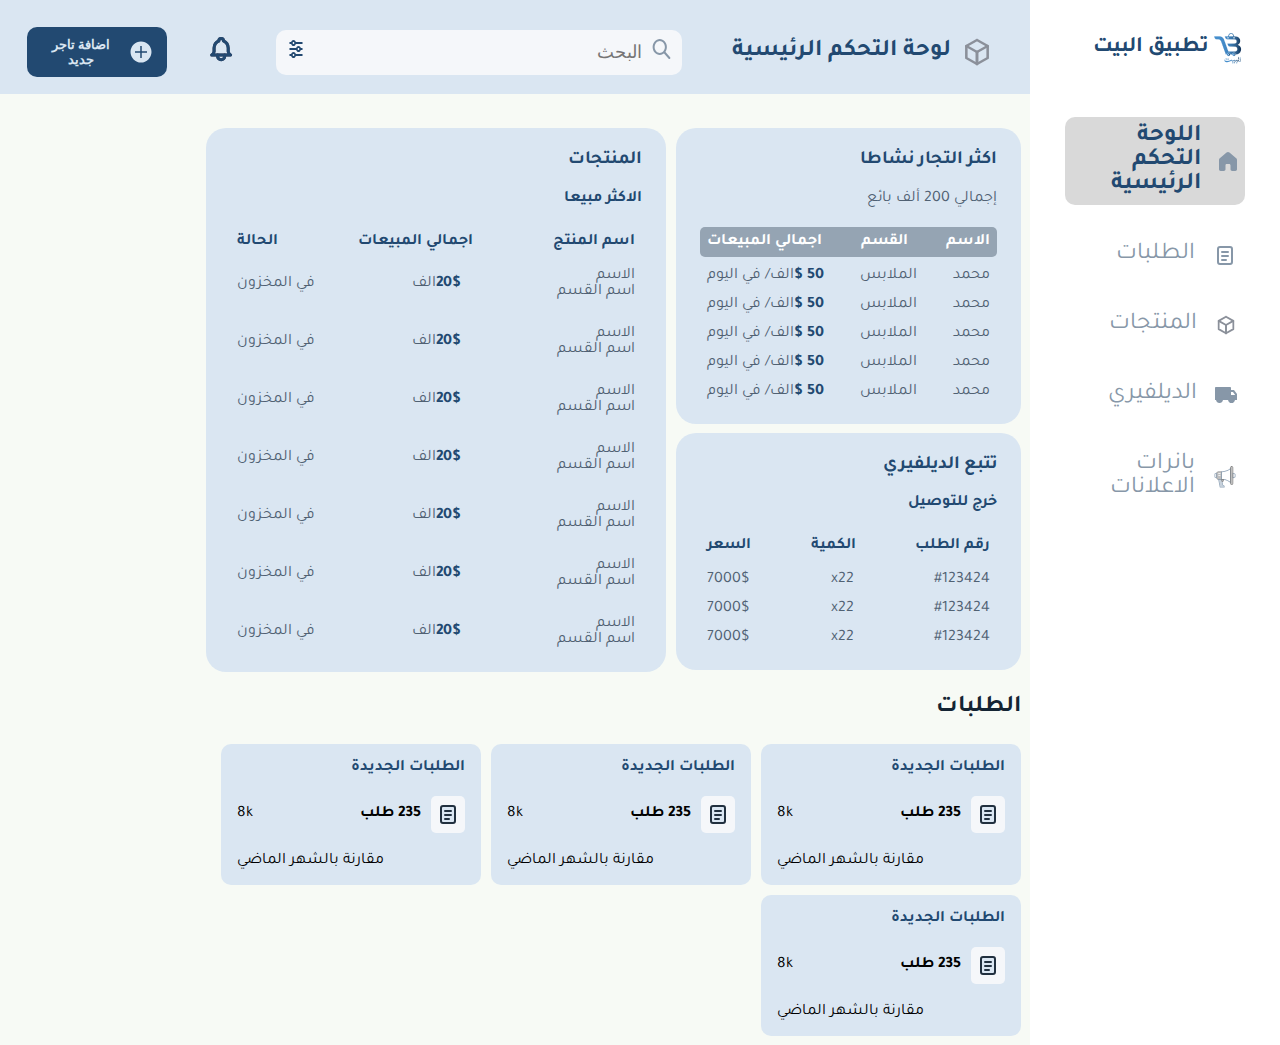
<file: index.html>
<!DOCTYPE html>
<html lang="ar" dir="rtl">
	<head>
		<meta charset="UTF-8" />
		<meta name="viewport" content="width=device-width, initial-scale=1.0" />
		<link rel="preconnect" href="https://fonts.googleapis.com" />
		<link rel="preconnect" href="https://fonts.gstatic.com" crossorigin />
		<link
			href="https://fonts.googleapis.com/css2?family=Tajawal:wght@200;300;400;500;700;900&display=swap"
			rel="stylesheet" />
		<link rel="stylesheet" href="/css/main-dashboard.css" />
		<link rel="stylesheet" href="/css/main.css" />
		<link rel="stylesheet" href="/css/sidebar.css" />
		<link rel="stylesheet" href="/css/navbar.css" />
<script defer src="/js/sidebar.js"></script>
		<script defer src="/js/mainDashboard.js" type="module"></script>
		<title>el bayet</title>
	</head>
	<body>
			<div id="sidebar">
			<div class="logo">
				<img src="/assets//logo.png" />
				<h1>تطبيق البيت</h1>
			</div>
			<ul class="sidebar-list">
				<li class="sidebar-item">
					<a href="/index.html" class="active"
						><img src="/assets/sidebar/home.svg" />
						<p>اللوحة التحكم الرئيسية</p></a
					>
				</li>
				<li class="sidebar-item">
					<a href="/">
						<img src="/assets/sidebar/list.svg" />
						<p>الطلبات</p></a
					>
				</li>
				<li class="sidebar-item active">
					<a href="/products.html">
						<img src="/assets/sidebar/box.svg" />
						<p>المنتجات</p>
					</a>
				</li>
				<li class="sidebar-item">
					<a href="/">
						<img src="/assets/svgs/trucksvg.svg" />
						<p>الديلفيري</p>
					</a>
				</li>
				<li class="sidebar-item">
            <a href="/">
						<img src="/assets/sidebar/microphone.svg" />
					<p>بانرات الاعلانات
					</p>
</a>
				</li>
			</ul>
		</div>
		<div id="main">
			<nav class="navbar">
				<div class="container">
					<div class="nav-title">
						<img src="/assets/sidebar/box.svg" />
						<h2>لوحة التحكم الرئيسية</h2>
					</div>
					<div class="search-container">
						<span class="input-icon search-icon">
							<img src="/assets/navbar/tabler_search.svg"/></span>
						<input type="text" class="search-input" placeholder="البحث" />
						<span class="input-icon filter-icon">
							<img src="/assets/navbar/mi_filter.svg"/>
						</i></span>
					</div>
					<div>
						<img src="/assets/navbar/bell.svg"/>
					</div>
					<button>
						<img src="/assets/navbar/plus.svg"/>
						<p>اضافة تاجر جديد</p>
					</button>
				</div>
			</nav>
			<div class="dashboard-container">
        <div class="top-dashboard">
				<div>
					<div class="mini-table-container" id="trade-info-container">
						<h3 class="table-title">اكثر التجار نشاطا</h3>
						<p>إجمالي 200 ألف بائع</p>
						<div>
							<div class="mini-table-head flex-row gray-background">
								<p>الاسم</p>
								<p>القسم</p>
								<p>اجمالي المبيعات</p>
							</div>
							<ul class="mini-table-body" id="traders-table-body"></ul>
						</div>
					</div>
					<div class="mini-table-container" id="products-info-container">
						<h3 class="table-title">تتبع الديلفيري</h3>
						<h4 class="table-overview blue-color">خرج للتوصيل</h4>
						<div>
							<div class="mini-table-head flex-row blue-color">
								<p>رقم الطلب</p>
								<p>الكمية</p>
								<p>السعر</p>
							</div>
							<ul id="delivery-table-body" class="mini-table-body"></ul>
						</div>
					</div>
				</div>
        <div class="full-table-container" id="products-info-container">
						<h3 class="table-title">المنتجات </h3>
						<h4 class="table-overview blue-color">الاكثر مبيعا</h4>
						<div>
							<div class="mini-table-head full-flex-row blue-color">
								<p>اسم المنتج</p>
								<p>اجمالي المبيعات </p>
								<p>الحالة </p>
							</div>
							<ul id="delivery-table-body" class="full-table-body">
                <li class="full-flex-row">
                <div class="flex-column">
									<p>الاسم</p>
									<p>اسم القسم</p>
								</div>
								<div><span class="bold-price"> 20$</span>الف</div>
								<div>في المخزون</div>
                </li>
								<li class="full-flex-row">
                <div class="flex-column">
									<p>الاسم</p>
									<p>اسم القسم</p>
								</div>
								<div><span class="bold-price"> 20$</span>الف</div>
								<div>في المخزون</div>
                </li> 
              <li class="full-flex-row">
                <div class="flex-column">
									<p>الاسم</p>
									<p>اسم القسم</p>
								</div>
								<div><span class="bold-price"> 20$</span>الف</div>
								<div>في المخزون</div>
                </li>
								<li class="full-flex-row">
                <div class="flex-column">
									<p>الاسم</p>
									<p>اسم القسم</p>
								</div>
								<div><span class="bold-price"> 20$</span>الف</div>
								<div>في المخزون</div>
                </li>
								<li class="full-flex-row">
                <div class="flex-column">
									<p>الاسم</p>
									<p>اسم القسم</p>
								</div>
								<div><span class="bold-price"> 20$</span>الف</div>
								<div>في المخزون</div>
                </li> 
              <li class="full-flex-row">
                <div class="flex-column">
									<p>الاسم</p>
									<p>اسم القسم</p>
								</div>
								<div><span class="bold-price"> 20$</span>الف</div>
								<div>في المخزون</div>
                </li>              
								<li class="full-flex-row">
                <div class="flex-column">
									<p>الاسم</p>
									<p>اسم القسم</p>
								</div>
								<div><span class="bold-price"> 20$</span>الف</div>
								<div>في المخزون</div>
                </li>              

              </ul>
						</div>
					</div>
				</div>
				<div>
					<h3 class="subtitle">الطلبات</h3>
					<ul class="orders">
						<li class="order-item">
							<p class="ordter-title table-title">الطلبات الجديدة</p>
							<div class="order-sights ">
								<div >
									<img src="./assets//svgs/lets-icons_order.svg" class="order-icon"/>
									<p class="order-number">235 <span>طلب</span></p>
								</div>
							<p>8k</p>
							</div>
							<p class="month-template">مقارنة بالشهر الماضي</p>
						</li>
						<li class="order-item">
							<p class="ordter-title table-title">الطلبات الجديدة</p>
							<div class="order-sights ">
								<div >
									<img src="./assets//svgs/lets-icons_order.svg" class="order-icon"/>
									<p class="order-number">235 <span>طلب</span></p>
								</div>
							<p>8k</p>
							</div>
							<p class="month-template">مقارنة بالشهر الماضي</p>
						</li><li class="order-item">
							<p class="ordter-title table-title">الطلبات الجديدة</p>
							<div class="order-sights ">
								<div >
									<img src="./assets//svgs/lets-icons_order.svg" class="order-icon"/>
									<p class="order-number">235 <span>طلب</span></p>
								</div>
							<p>8k</p>
							</div>
							<p class="month-template">مقارنة بالشهر الماضي</p>
						</li><li class="order-item">
							<p class="ordter-title table-title">الطلبات الجديدة</p>
							<div class="order-sights ">
								<div >
									<img src="./assets//svgs/lets-icons_order.svg" class="order-icon"/>
									<p class="order-number">235 <span>طلب</span></p>
								</div>
							<p>8k</p>
							</div>
							<p class="month-template">مقارنة بالشهر الماضي</p>
						</li>
					</ul>
				</div>
        </div>
			</div>
		</div>
	</body>
</html>
</file>
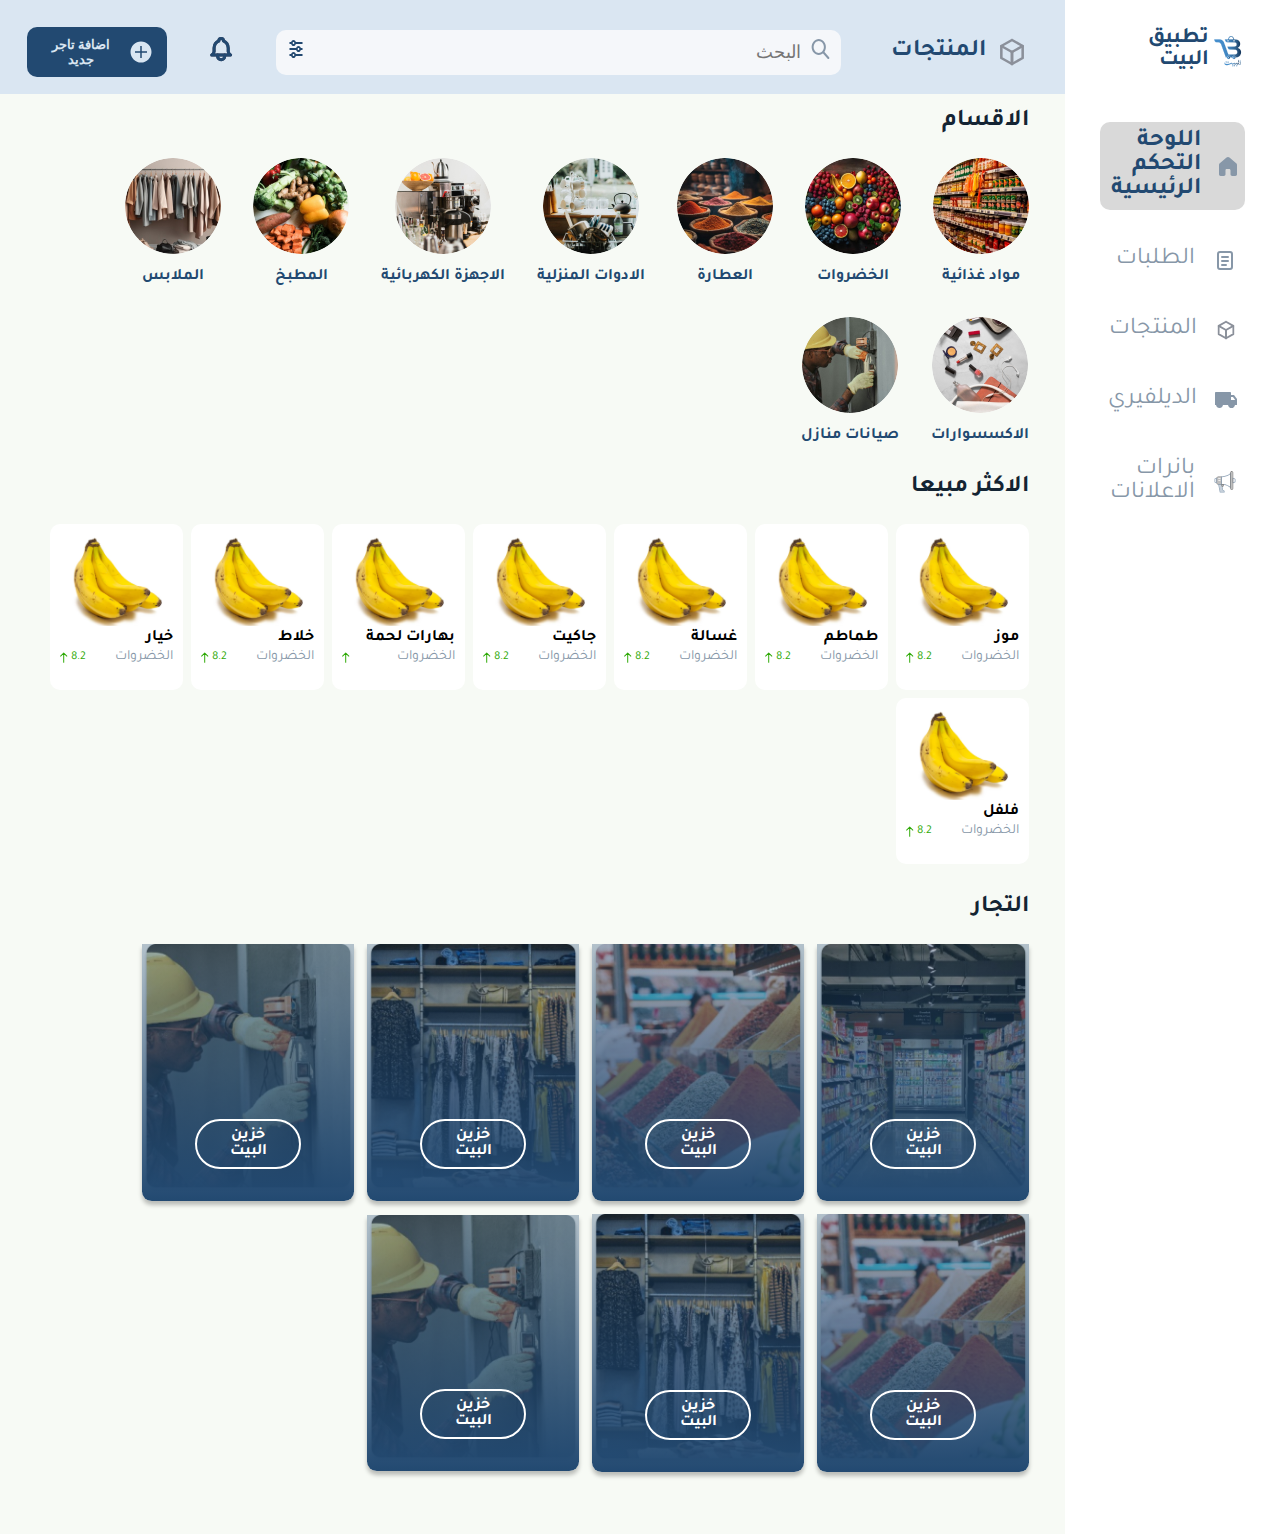
<file: products.html>
<!DOCTYPE html>
<html lang="ar" dir="rtl">
	<head>
		<meta charset="UTF-8" />
		<meta name="viewport" content="width=device-width, initial-scale=1.0" />
		<link rel="preconnect" href="https://fonts.googleapis.com" />
		<link rel="preconnect" href="https://fonts.gstatic.com" crossorigin />
		<link
			href="https://fonts.googleapis.com/css2?family=Tajawal:wght@200;300;400;500;700;900&display=swap"
			rel="stylesheet" />
		<link rel="stylesheet" href="/css/main.css" />
		<link rel="stylesheet" href="/css/sidebar.css" />
		<link rel="stylesheet" href="/css/navbar.css" />
		<script defer src="/js/sidebar.js"></script>

		<script defer src="/js/products.js" type="module"></script>
		<title>el bayet</title>
	</head>
	<body>
			<div id="sidebar">
			<div class="logo">
				<img src="/assets//logo.png" />
				<h1>تطبيق البيت</h1>
			</div>
			<ul class="sidebar-list">
				<li class="sidebar-item">
					<a href="/index.html" class="active"
						><img src="/assets/sidebar/home.svg" />
						<p>اللوحة التحكم الرئيسية</p></a
					>
				</li>
				<li class="sidebar-item">
					<a href="/">
						<img src="/assets/sidebar/list.svg" />
						<p>الطلبات</p></a
					>
				</li>
				<li class="sidebar-item active">
					<a href="/products.html">
						<img src="/assets/sidebar/box.svg" />
						<p>المنتجات</p>
					</a>
				</li>
				<li class="sidebar-item">
					<a href="">
						<img src="/assets/svgs/trucksvg.svg" />
						<p>الديلفيري</p>
					</a>
				</li>
				<li class="sidebar-item">
            <a href="/">
						<img src="/assets/sidebar/microphone.svg" />
					<p>بانرات الاعلانات
					</p>
						</a>
				</li>
			</ul>
		</div>
		<div id="main">
			<nav class="navbar">
				<div class="container">
					<div class="nav-title">
						<img src="/assets/sidebar/box.svg" />
						<h2>المنتجات</h2>
					</div>
					<div class="search-container">
						<span class="input-icon search-icon">
							<img src="/assets/navbar/tabler_search.svg"/></span>
						<input type="text" class="search-input" placeholder="البحث" />
						<span class="input-icon filter-icon">
							<img src="/assets/navbar/mi_filter.svg"/>
						</i></span>
					</div>
					<div>
						<img src="/assets/navbar/bell.svg"/>
					</div>
					<button>
						<img src="/assets/navbar/plus.svg"/>
						<p>اضافة تاجر جديد</p>
					</button>
				</div>
			</nav>
			<div class="shop">
				<div class="section">
					<h2 class="subtitle">الاقسام</h2>
					<ul class="categories-list" id="categories-list"></ul>
				</div>
				<div class="section">
					<h2 class="subtitle">الاكثر مبيعا</h2>
					<ul class="most-popular-list" id="most-popular-list"></ul>
				</div>
				<div class="section">
					<h2 class="subtitle">التجار</h2>
					<ul class="traders-list" id="trade-list"></ul>
				</div>
			</div>
		</div>
	</body>
</html>
</file>
<file: css/main-dashboard.css>
.dashboard-container {
	display: flex;
	padding: 9px;
	flex-direction: column;
	gap: 15px;
}

.mini-table-container {
	max-width: 355px;
	background-color: #dae6f2;
	border-radius: 20px;
	display: flex;
	margin-block: 9px;
	flex-direction: column;
	gap: 20px;
	padding: 24px;
	color: #506173;
}
.table-title {
	color: #224971;
	font-weight: bold;
}

.mini-table-body {
	display: flex;
	flex-direction: column;
	gap: 13px;
	padding-inline: 7px;
}

.bold-price {
	font-weight: bold;
	color: #224971;
}

.mini-table-head {
	font-weight: bold;
	border-radius: 5px;
	color: white;
	padding: 7px;
	margin-bottom: 11px;
}

.flex-row {
	display: flex;
	justify-content: space-between;
	align-items: center;
	gap: 36px;
}
.full-flex-row {
	display: flex;
	justify-content: space-between;
	align-items: center;
	gap: 80px;
}
.full-table-body {
	display: flex;
	flex-direction: column;
	gap: 26px;
	padding-inline: 7px;
}

.gray-background {
	background-color: rgba(80, 97, 115, 0.5);
}
.blue-color {
	color: #224971;
}

.full-table-container {
	min-width: 421px;
	background-color: #dae6f2;
	border-radius: 20px;
	margin-block: 9px;
	display: flex;
	flex-direction: column;
	gap: 20px;
	padding: 24px;
	color: #506173;
}
.top-dashboard {
	display: flex;
	gap: 10px;
}

.flex-column {
	display: flex;
	flex-direction: column;
}

.main-title {
	font-size: 24px;
	color: #142433;
	font-weight: bold;
	margin-block: 12px;
}
.orders{
	display: flex;
	flex-direction: row;
	align-items: center;
	flex-wrap: wrap;
	gap: 10px;
}
.order-item{
	width: 260px;
	border-radius: 10px;
	background-color: #DAE6F2;
	padding: 16px;
	display: flex;
	flex-direction: column;
gap: 20px;
}
.order-sights{
	display: flex;
	flex-direction: row;
	align-items: center;
	justify-content: space-between;
}
.order-sights div{
	display: flex;
	align-items: center;
	gap: 10px;
}
.order-number{
	font-weight: bold;
	
}
.month-template{
	align-self: flex-end;
}
</file>
<file: css/main.css>
*,
*::before,
*::after {
	box-sizing: border-box;
	margin: 0;
	padding: 0;
}
article,
aside,
details,
figcaption,
figure,
footer,
header,
hgroup,
menu,
nav,
section {
	display: block;
}
a{
	all: unset;
	cursor: pointer;
}

body {
	line-height: 1;
	margin: 0;
	padding: 0;
	display: flex;
	font-family: 'Tajawal', sans-serif;
}
ul,
li {
	list-style-type: none;
	padding: 0;
	margin: 0;
}

#main {
	display: flex;
	flex-direction: column;
	flex-grow: 1;
	background-color: #f7faf5;
}
#main .shop {
	padding: 0px 36px 30px 15px;
}
.subtitle {
	font-size: 24px;
	color: #142433;
	font-weight: bold;
	margin-bottom: 24px;
}
.section {
	margin-bottom: 32px;
}

.categories-list {
	display: flex;
	flex-wrap: wrap;
	align-items: center;
	gap: 32px;
}
.categories-item {
	display: flex;
	flex-direction: column;
	align-items: center;
	gap: 15px;
}
.categories-vector {
	width: 96px;
	height: 96px;
	border-radius: 50%;
	background-size: cover;
}
.categories-title {
	font-weight: bold;
	font-size: 16px;
	color: #224971;
}

.most-popular-list {
	display: flex;
	gap: 8px;
	flex-wrap: wrap;
}
.most-popular-list li {
	flex-basis: 133px;
	border-radius: 10px;
	padding: 10px;
	background-color: white;
	display: flex;
	flex-direction: column;
	gap: 4px;
	height: 166px;
}
.most-popular-list li img {
	border-radius: 20px;
	width: 100%;
}

.most-popular-list li h3 {
	font-size: 16px;
	font-weight: bold;
}
.product-details {
	display: flex;
	justify-content: space-between;
}
.product-details .product-category {
	color: #8797a8;
	font-size: 14px;
}
.product-statistics {
	display: flex;
	align-items: center;
	gap: 3px;
}
.product-statistics p {
	color: #2da905;
	font-size: 12px;
}
.traders-list {
	display: flex;
	align-items: center;
	gap: 13px;
	flex-wrap: wrap;
}
.trade-item {
	max-width: 212px;
	overflow: hidden;
	height: auto;
	position: relative;
	text-align: center;
	box-shadow: 0px 4px 4px rgba(0, 0, 0, 0.25);
	border-radius: 0px 0px 9.76923px 9.76923px;
}
.trade-item .trade-img {
	max-width: 100%;
}
.trade-item .overlay {
	position: absolute;
	top: 0;
	left: 0;
	width: 100%;
	height: 100%;
	background: linear-gradient(180deg, rgba(34, 73, 113, 0.32) 0%, #224971 100%);
}

.trade-item .title {
	position: absolute;
	left: 50%; 
	bottom: 32px; 
	transform: translateX(-50%);
	border-radius: 25px;
	padding: 7px 15px;
	font-size: 16px;
	color: white;
	text-align: center; 
	border: 2px solid white;
	font-weight: bold;
}
</file>
<file: css/sidebar.css>
#sidebar {
	padding-top: 28px;
	width: 260px;
	height: 100vh;
	padding-inline: 35px;
	background-color: #fff;
	color: #8797a8;
}
#sidebar .logo {
	display: flex;
	align-items: center;
	gap: 5px;
	margin-bottom: 50px;
}
#sidebar .logo h1 {
	font-weight: bold;
	font-size: 22px;
	color: #224971;
	margin: 0;
}
.sidebar-list {
	display: flex;
	flex-direction: column;
	gap: 30px;
}
.sidebar-item a {
	display: flex;
	align-items: center;
	gap: 18px;
	padding: 8px;
	border-radius: 10px;
	font-size: 24px;
	color: #8797a8;
}

.sidebar-list li .active {
	color: #224971;
	font-weight: bold;
	background-color: #d9d9d9;
}
.sidebar-list li a {
	cursor: pointer;
}
.sidebar-list li a:hover {
	background-color: #d9d9d9;
	color: #224971;
}
</file>
<file: css/navbar.css>
.navbar {
	background-color: #dae6f2;
	height: 94px;
	width: 100%;
	margin-bottom: 16px;
	padding: 27px;
	margin-inline: auto;
}

.navbar .container {
	display: flex;
	max-width: 1200px;

	align-items: center;
	justify-content: space-between;
	gap: 40px;
}
.nav-title {
	display: flex;
	gap: 10px;
	padding-inline: 10px;
	align-items: center;
}
.nav-title h2 {
	font-weight: bold;
	font-size: 24px;
	color: #224971;
}
.nav-title img {
	width: 32px;
	height: 32px;
}
nav button {
	background-color: #224971;
	border: 0;
	color: #dae6f2;
	display: flex;
	padding: 10px 15px;
	align-items: center;
	border-radius: 10px;
	gap: 10px;
	width: 140px;
}
nav div {
	background-color: #dae6f2;
}
nav button p {
	font-weight: bold;
}
nav .search-container {
	flex: 1;
	position: relative;
	max-width: 594px;
}
nav .search-container input {
	width: 100%;
	padding: 12px 40px;
	background-color: #f5f7fa;
	border-radius: 10px;
	color: #8797a8;
	font-size: 18px;
	border: 0;
	outline: 0;
}
.input-icon,
.clear-icon {
	position: absolute;
	top: 50%;
	transform: translateY(-50%);
	color: #999;
}

.search-icon {
	right: 10px;
}
.filter-icon{
	left: 10px;
}

.clear-icon {
	right: 10px;
	cursor: pointer;
}

.clear-icon:hover {
	color: red;
}
</file>
